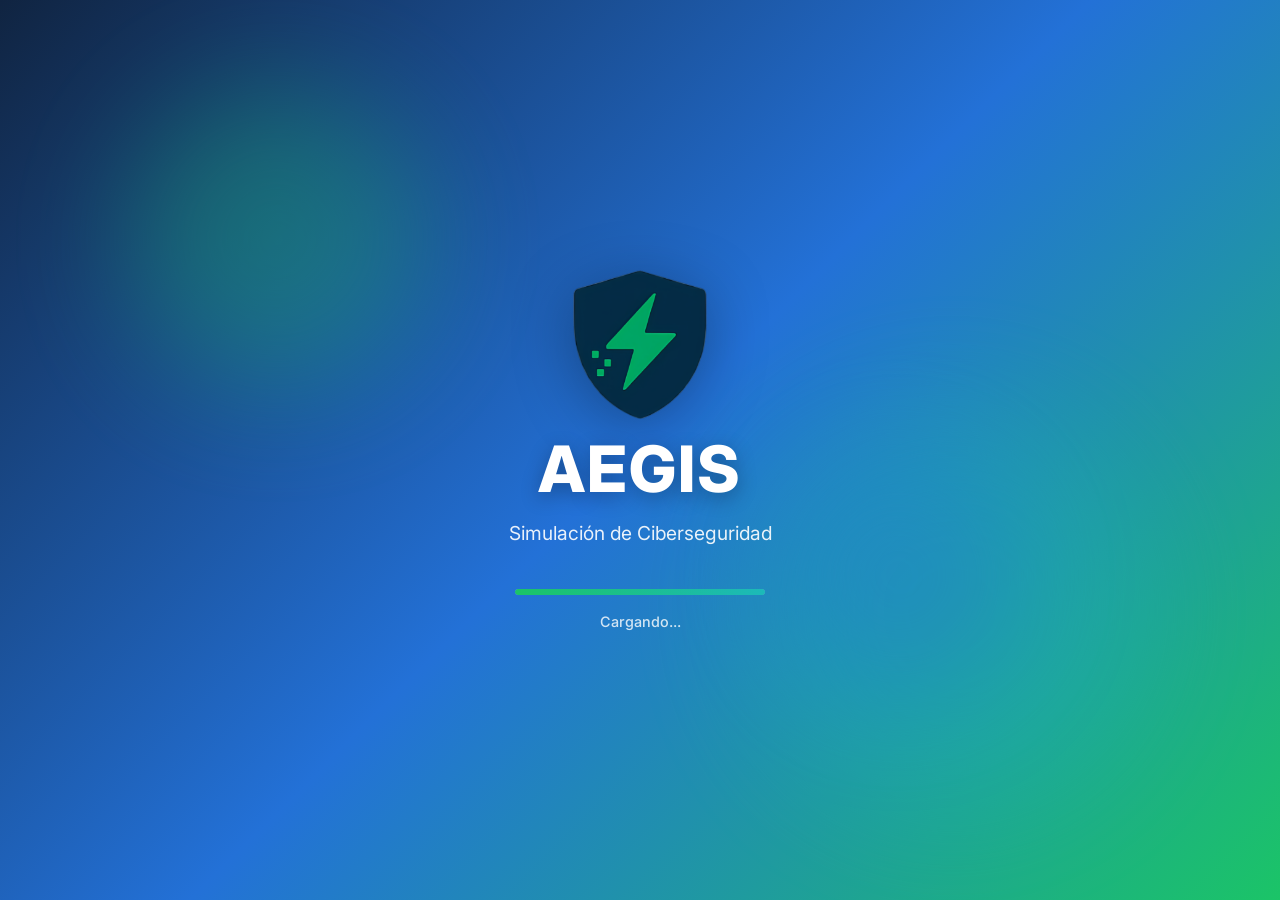
<file: app.html>
<!DOCTYPE html>
<html lang="es">

<head>
    <meta charset="UTF-8">
    <meta name="viewport" content="width=device-width, initial-scale=1.0">
    <title>AEGIS - Simulación de Ciberseguridad</title>
    <link rel="stylesheet" href="assets/styles/global.css">
    <link rel="stylesheet" href="https://cdnjs.cloudflare.com/ajax/libs/font-awesome/6.4.0/css/all.min.css">
    <style>
        body {
            margin: 0;
            padding: 0;
            height: 100vh;
            overflow: hidden;
            background: linear-gradient(135deg, #102441 0%, #2371D7 50%, #1BC467 100%);
            display: flex;
            align-items: center;
            justify-content: center;
            position: relative;
        }

        /* Animated background orbs */
        .orb {
            position: absolute;
            border-radius: 50%;
            filter: blur(60px);
            opacity: 0.3;
            animation: float 15s infinite ease-in-out;
        }

        .orb-1 {
            width: 300px;
            height: 300px;
            background: #1BC467;
            top: 10%;
            left: 10%;
            animation-delay: 0s;
        }

        .orb-2 {
            width: 400px;
            height: 400px;
            background: #1CB9B9;
            bottom: 10%;
            right: 10%;
            animation-delay: 3s;
        }

        .orb-3 {
            width: 250px;
            height: 250px;
            background: #2371D7;
            top: 50%;
            right: 20%;
            animation-delay: 6s;
        }

        @keyframes float {

            0%,
            100% {
                transform: translate(0, 0) scale(1);
            }

            25% {
                transform: translate(30px, -30px) scale(1.1);
            }

            50% {
                transform: translate(-20px, 20px) scale(0.9);
            }

            75% {
                transform: translate(20px, 30px) scale(1.05);
            }
        }

        /* Splash container */
        .splash-container {
            position: relative;
            z-index: 10;
            text-align: center;
            animation: scaleIn 0.8s ease-out;
        }

        /* Logo shield */
        .logo-shield {
            width: 150px;
            height: 150px;
            margin: 0 auto 30px;
            position: relative;
            animation: pulse 2s infinite ease-in-out;
        }

        .shield-icon {
            font-size: 120px;
            color: #FFFFFF;
            filter: drop-shadow(0 10px 30px rgba(0, 0, 0, 0.3));
        }

        @keyframes pulse {

            0%,
            100% {
                transform: scale(1);
            }

            50% {
                transform: scale(1.05);
            }
        }

        /* Logo text */
        .logo-text {
            font-size: 4rem;
            font-weight: 800;
            color: #FFFFFF;
            margin-bottom: 10px;
            letter-spacing: 2px;
            text-shadow: 0 5px 20px rgba(0, 0, 0, 0.3);
            animation: fadeSlideUp 1s ease-out 0.3s both;
        }

        .logo-subtitle {
            font-size: 1.2rem;
            font-weight: 400;
            color: rgba(255, 255, 255, 0.9);
            margin-bottom: 40px;
            animation: fadeSlideUp 1s ease-out 0.6s both;
        }

        @keyframes fadeSlideUp {
            from {
                opacity: 0;
                transform: translateY(20px);
            }

            to {
                opacity: 1;
                transform: translateY(0);
            }
        }

        /* Loading bar */
        .loading-container {
            width: 250px;
            margin: 0 auto;
            animation: fadeSlideUp 1s ease-out 0.9s both;
        }

        .loading-bar {
            width: 100%;
            height: 6px;
            background: rgba(255, 255, 255, 0.2);
            border-radius: 10px;
            overflow: hidden;
            position: relative;
        }

        .loading-progress {
            height: 100%;
            background: linear-gradient(90deg, #1BC467, #1CB9B9);
            border-radius: 10px;
            width: 0;
            animation: loadProgress 2.5s ease-in-out forwards;
            box-shadow: 0 0 15px rgba(27, 196, 103, 0.6);
        }

        @keyframes loadProgress {
            0% {
                width: 0;
            }

            100% {
                width: 100%;
            }
        }

        .loading-text {
            text-align: center;
            color: rgba(255, 255, 255, 0.8);
            font-size: 0.9rem;
            margin-top: 15px;
            font-weight: 500;
        }

        /* Responsive */
        @media (max-width: 768px) {
            .logo-text {
                font-size: 3rem;
            }

            .logo-shield {
                width: 100px;
                height: 100px;
            }

            .shield-icon {
                font-size: 80px;
            }
        }
    </style>
</head>

<body>
    <!-- Animated background orbs -->
    <div class="orb orb-1"></div>
    <div class="orb orb-2"></div>
    <div class="orb orb-3"></div>

    <!-- Splash content -->
    <div class="splash-container">
        <div class="logo-shield">
            <img src="assets/images/logo_aegis.png" alt="AEGIS"
                style="width: 150px; height: auto; filter: drop-shadow(0 10px 30px rgba(0, 0, 0, 0.3));">
        </div>

        <h1 class="logo-text">AEGIS</h1>
        <p class="logo-subtitle">Simulación de Ciberseguridad</p>

        <div class="loading-container">
            <div class="loading-bar">
                <div class="loading-progress"></div>
            </div>
            <p class="loading-text">Cargando...</p>
        </div>
    </div>

    <script src="assets/scripts/storage-manager.js"></script>
    <script src="assets/scripts/utilities.js"></script>
    <script src="assets/scripts/splash.js"></script>
</body>

</html>
</file>
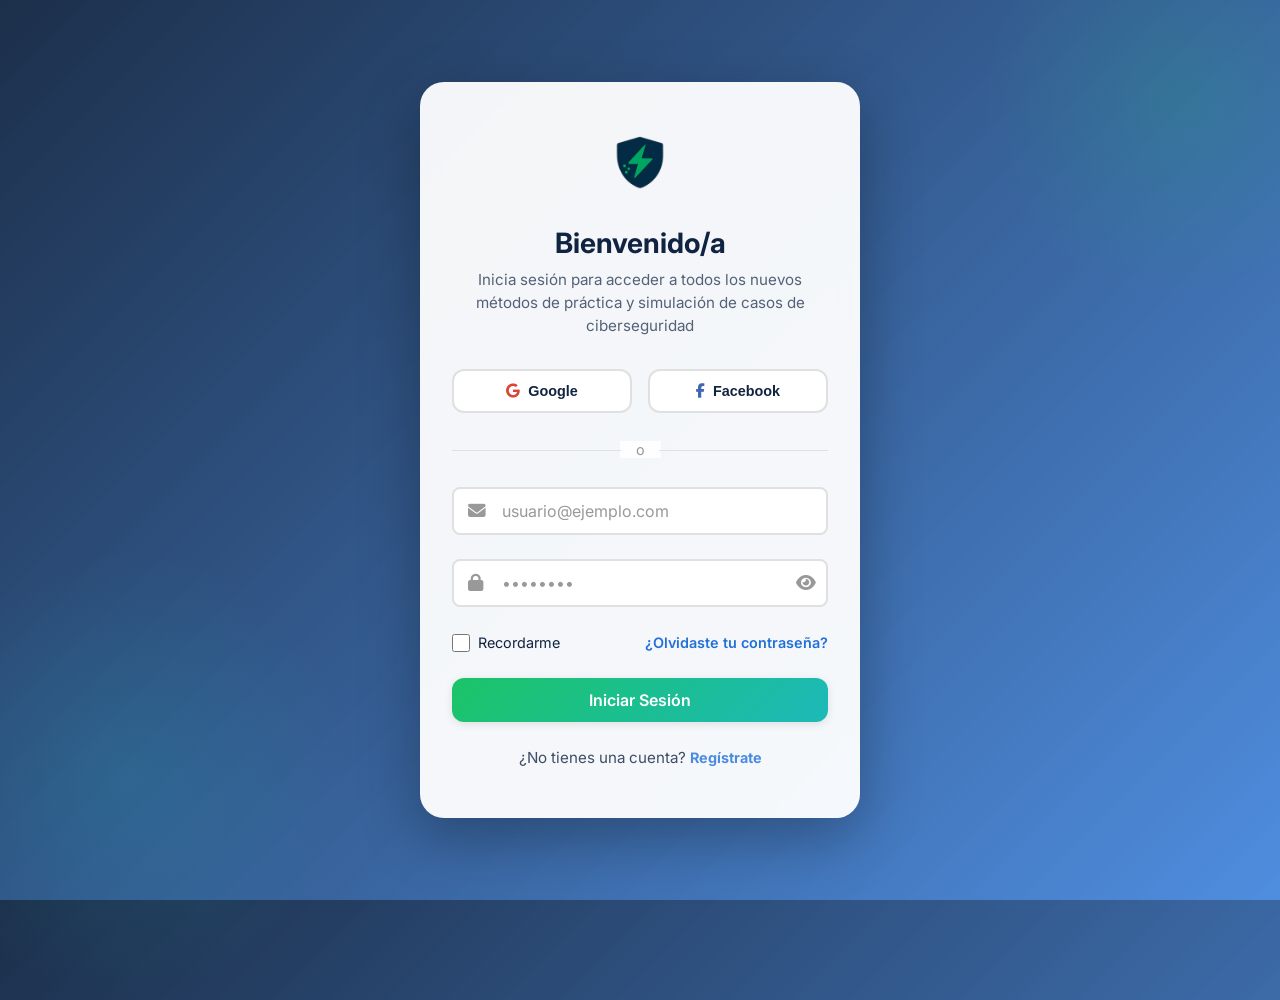
<file: home.html>
<!DOCTYPE html>
<html lang="es">

<head>
    <meta charset="UTF-8">
    <meta name="viewport" content="width=device-width, initial-scale=1.0">
    <title>Inicio - AEGIS</title>
    <link rel="stylesheet" href="assets/styles/global.css">
    <link rel="stylesheet" href="assets/styles/dashboard.css">
    <link rel="stylesheet" href="https://cdnjs.cloudflare.com/ajax/libs/font-awesome/6.4.0/css/all.min.css">
</head>

<body class="dashboard-page">
    <header class="dashboard-header">
        <div class="header-container">
            <a href="home.html" class="header-logo">
                <img src="assets/images/logo_aegis.png" alt="AEGIS Logo" class="logo-icon"
                    style="height: 40px; width: auto;">
                <img src="assets/images/logo_grande.png" alt="AEGIS" class="logo-full"
                    style="height: 40px; width: auto; display: none;">
            </a>

            <button class="menu-toggle" onclick="toggleMobileMenu()">
                <i class="fas fa-bars"></i>
            </button>

            <nav class="header-nav" id="headerNav">
                <ul class="nav-links">
                    <li><a href="home.html" class="nav-link active">Inicio</a></li>
                    <li><a href="simulations/my-simulations.html" class="nav-link">Mis Simulaciones</a></li>
                    <li><a href="simulations/create-template.html" class="nav-link">Crear Simulación</a></li>
                </ul>

                <div class="header-user" onclick="toggleUserDropdown()">
                    <img src="https://api.dicebear.com/7.x/avataaars/svg?seed=user" alt="User" class="user-avatar"
                        id="headerAvatar">
                    <span class="user-name" id="headerUserName">Usuario</span>
                    <i class="fas fa-chevron-down dropdown-icon"></i>

                    <div class="user-dropdown" id="userDropdown">
                        <a href="profile.html" class="dropdown-item">
                            <i class="fas fa-user"></i>
                            <span>Mi Perfil</span>
                        </a>
                        <a href="#" class="dropdown-item"
                            onclick="event.preventDefault(); window.location.href='simulations/my-simulations.html'">
                            <i class="fas fa-chart-line"></i>
                            <span>Mis Resultados</span>
                        </a>
                        <div class="dropdown-divider"></div>
                        <a href="#" class="dropdown-item" onclick="event.preventDefault(); logout()">
                            <i class="fas fa-sign-out-alt"></i>
                            <span>Cerrar Sesión</span>
                        </a>
                    </div>
                </div>
            </nav>
        </div>
    </header>

    <main class="dashboard-content">
        <section class="welcome-section slide-up">
            <div class="welcome-content">
                <h1 class="welcome-title">¡Bienvenido de nuevo, <span id="welcomeUserName">Usuario</span>!</h1>
                <p class="welcome-subtitle">Continúa aprendiendo y mejorando tus habilidades en ciberseguridad</p>
            </div>
        </section>

        <div class="stats-grid">
            <div class="stat-card slide-up" style="animation-delay: 0.1s;">
                <div class="stat-icon blue">
                    <i class="fas fa-layer-group"></i>
                </div>
                <div class="stat-info">
                    <h3 id="totalSimulations">0</h3>
                    <p>Simulaciones Totales</p>
                </div>
            </div>

            <div class="stat-card slide-up" style="animation-delay: 0.2s;">
                <div class="stat-icon green">
                    <i class="fas fa-check-circle"></i>
                </div>
                <div class="stat-info">
                    <h3 id="completedSimulations">0</h3>
                    <p>Completadas</p>
                </div>
            </div>

            <div class="stat-card slide-up" style="animation-delay: 0.3s;">
                <div class="stat-icon cyan">
                    <i class="fas fa-clock"></i>
                </div>
                <div class="stat-info">
                    <h3 id="totalTime">0h</h3>
                    <p>Tiempo Total</p>
                </div>
            </div>

            <div class="stat-card slide-up" style="animation-delay: 0.4s;">
                <div class="stat-icon purple">
                    <i class="fas fa-trophy"></i>
                </div>
                <div class="stat-info">
                    <h3 id="avgPrecision">0%</h3>
                    <p>Precisión Promedio</p>
                </div>
            </div>
        </div>

        <section class="section-header">
            <h2 class="section-title">Acciones Rápidas</h2>
        </section>

        <div class="actions-grid">
            <a href="simulations/create-template.html" class="action-card slide-up" style="animation-delay: 0.1s;">
                <div class="action-icon">
                    <i class="fas fa-plus-circle"></i>
                </div>
                <h3 class="action-title">Crear Nueva Simulación</h3>
                <p class="action-description">Selecciona una plantilla y personaliza tu simulación de ciberseguridad</p>
            </a>

            <a href="simulations/my-simulations.html" class="action-card slide-up" style="animation-delay: 0.2s;">
                <div class="action-icon">
                    <i class="fas fa-list-alt"></i>
                </div>
                <h3 class="action-title">Mis Simulaciones</h3>
                <p class="action-description">Revisa el progreso y resultados de tus simulaciones</p>
            </a>

            <a href="simulations/my-simulations.html" class="action-card slide-up" style="animation-delay: 0.3s;">
                <div class="action-icon">
                    <i class="fas fa-chart-bar"></i>
                </div>
                <h3 class="action-title">Ver Estadísticas</h3>
                <p class="action-description">Analiza tu desempeño y áreas de mejora</p>
            </a>
        </div>

        <section>
            <div class="section-header">
                <h2 class="section-title">Actividad Reciente</h2>
                <a href="simulations/my-simulations.html" class="section-link">
                    Ver Todo <i class="fas fa-arrow-right"></i>
                </a>
            </div>

            <div class="activity-list slide-up" id="activityList">
                <div class="empty-state">
                    <i class="fas fa-inbox"></i>
                    <h3>No hay actividad reciente</h3>
                    <p>Comienza creando tu primera simulación</p>
                    <a href="simulations/create-template.html" class="btn btn-primary mt-md">
                        <i class="fas fa-plus"></i> Crear Simulación
                    </a>
                </div>
            </div>
        </section>
    </main>

    <script src="assets/scripts/storage-manager.js"></script>
    <script src="assets/scripts/utilities.js"></script>
    <script src="assets/scripts/navigation.js"></script>
    <script>
        if (!Utils.redirectIfNotLoggedIn()) {
        }

        const currentUser = StorageManager.getCurrentUser();
        if (currentUser) {
            document.getElementById('welcomeUserName').textContent = currentUser.name || 'Usuario';
            document.getElementById('headerUserName').textContent = currentUser.name || 'Usuario';

            if (currentUser.avatar) {
                document.getElementById('headerAvatar').src = currentUser.avatar;
            }
        }

        const stats = StorageManager.getStatistics();
        document.getElementById('totalSimulations').textContent = stats.totalSimulations;
        document.getElementById('completedSimulations').textContent = stats.completedSimulations;

        const hours = Math.floor(stats.totalTime / 3600);
        const minutes = Math.floor((stats.totalTime % 3600) / 60);
        document.getElementById('totalTime').textContent = hours > 0 ? `${hours}h ${minutes}m` : `${minutes}m`;

        document.getElementById('avgPrecision').textContent = `${stats.avgPrecision}%`;

        const simulations = StorageManager.getSimulations();
        const activityList = document.getElementById('activityList');

        if (simulations.length > 0) {
            activityList.innerHTML = '';

            simulations.slice(0, 5).forEach(sim => {
                const activityItem = document.createElement('div');
                activityItem.className = 'activity-item';

                let iconClass = 'blue';
                let badgeClass = 'pending';
                let badgeText = 'Programada';

                if (sim.status === 'completed') {
                    iconClass = 'green';
                    badgeClass = 'success';
                    badgeText = 'Completada';
                } else if (sim.status === 'in-progress') {
                    iconClass = 'cyan';
                    badgeClass = 'info';
                    badgeText = 'En Progreso';
                }

                activityItem.innerHTML = `
          <div class="activity-icon stat-icon ${iconClass}">
            <i class="fas fa-laptop-code"></i>
          </div>
          <div class="activity-content">
            <div class="activity-title">${sim.name}</div>
            <div class="activity-time">${Utils.getRelativeTime(sim.createdAt)}</div>
          </div>
          <span class="activity-badge ${badgeClass}">${badgeText}</span>
        `;

                activityList.appendChild(activityItem);
            });
        }

        function toggleMobileMenu() {
            const nav = document.getElementById('headerNav');
            nav.classList.toggle('show');
        }

        function toggleUserDropdown() {
            const dropdown = document.getElementById('userDropdown');
            dropdown.classList.toggle('show');
        }

        document.addEventListener('click', function (e) {
            const userMenu = document.querySelector('.header-user');
            const dropdown = document.getElementById('userDropdown');

            if (dropdown && !userMenu.contains(e.target)) {
                dropdown.classList.remove('show');
            }
        });

        function logout() {
            StorageManager.logout();

            if (typeof Utils !== 'undefined' && Utils.showToast) {
                Utils.showToast('Sesión cerrada exitosamente', 'success');
            }

            setTimeout(() => {
                window.location.href = 'login.html';
            }, 500);
        }
    </script>
</body>

</html>
</file>
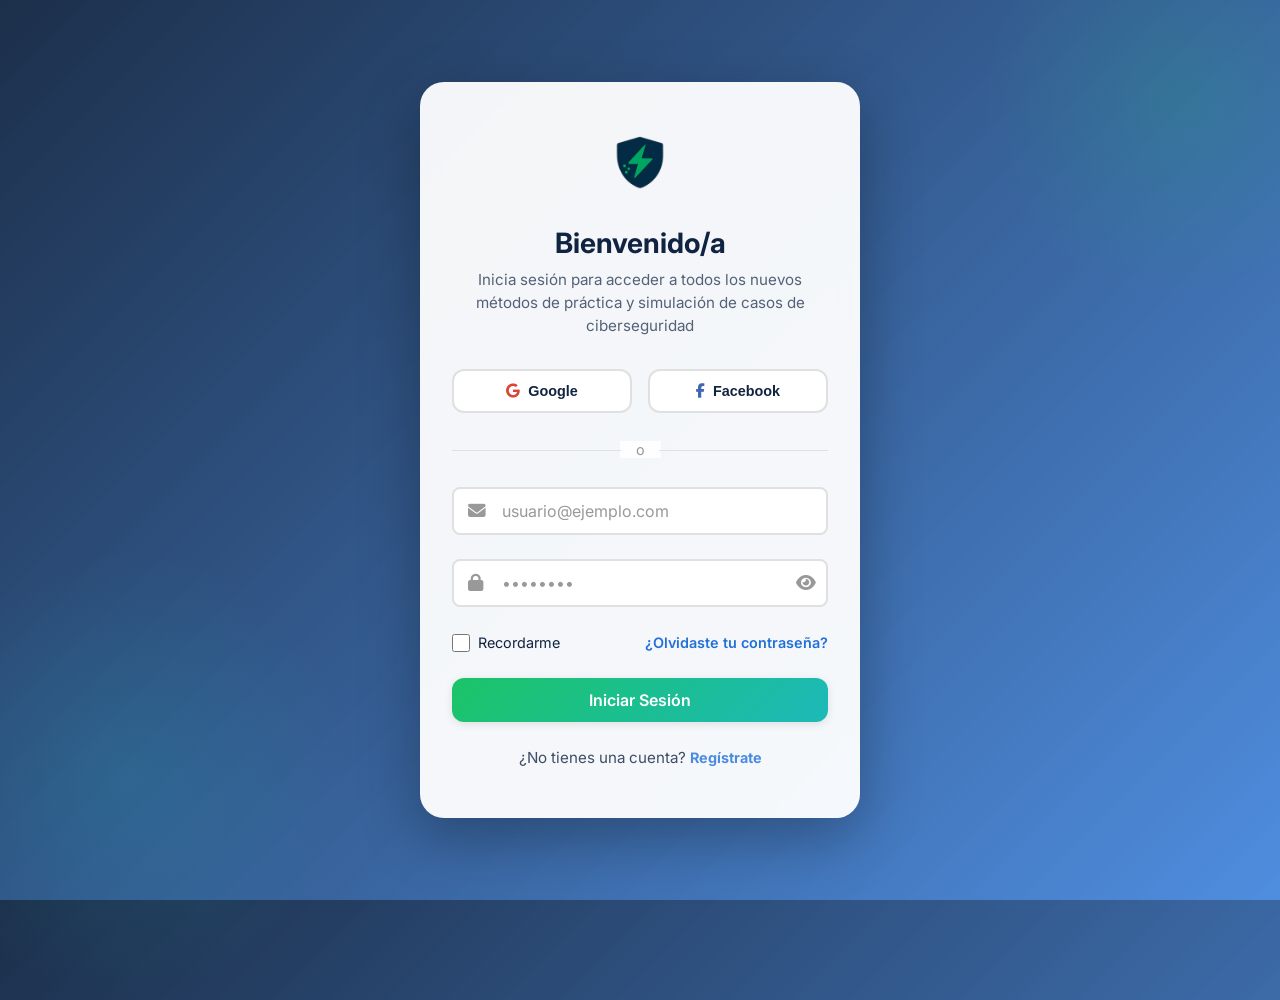
<file: login.html>
<!DOCTYPE html>
<html lang="es">

<head>
    <meta charset="UTF-8">
    <meta name="viewport" content="width=device-width, initial-scale=1.0">
    <title>Iniciar Sesión - AEGIS</title>
    <link rel="stylesheet" href="assets/styles/global.css">
    <link rel="stylesheet" href="assets/styles/auth.css">
    <link rel="stylesheet" href="https://cdnjs.cloudflare.com/ajax/libs/font-awesome/6.4.0/css/all.min.css">
</head>

<body class="auth-page">
    <div class="auth-container">
        <div class="auth-card fade-in">
            <div class="auth-header">
                <div class="auth-logo">
                    <img src="assets/images/logo_aegis.png" alt="AEGIS" style="height: 60px; width: auto;">
                </div>
                <h1 class="auth-title">Bienvenido/a</h1>
                <p class="auth-subtitle">Inicia sesión para acceder a todos los nuevos métodos de práctica y simulación
                    de casos de ciberseguridad</p>
            </div>

            <div class="auth-social">
                <button class="btn-google" onclick="Utils.showToast('Funcionalidad en desarrollo', 'info')">
                    <i class="fab fa-google"></i>
                    <span>Google</span>
                </button>
                <button class="btn-facebook" onclick="Utils.showToast('Funcionalidad en desarrollo', 'info')">
                    <i class="fab fa-facebook-f"></i>
                    <span>Facebook</span>
                </button>
            </div>

            <div class="auth-divider">
                <span>o</span>
            </div>

            <form class="auth-form" id="loginForm">
                <div class="form-group-icon">
                    <i class="fas fa-envelope"></i>
                    <input type="email" class="form-input" id="email" name="email" placeholder="usuario@ejemplo.com"
                        required autocomplete="email">
                </div>

                <div class="form-group-icon">
                    <i class="fas fa-lock"></i>
                    <input type="password" class="form-input" id="password" name="password" placeholder="••••••••"
                        required autocomplete="current-password">
                    <button type="button" class="toggle-password" onclick="togglePassword('password')">
                        <i class="fas fa-eye" id="toggleIcon"></i>
                    </button>
                </div>

                <div class="form-checkbox-group">
                    <label class="checkbox-label">
                        <input type="checkbox" id="rememberMe" name="rememberMe">
                        <span>Recordarme</span>
                    </label>
                    <a href="password-recovery.html" class="auth-link">¿Olvidaste tu contraseña?</a>
                </div>

                <button type="submit" class="btn btn-primary btn-full">
                    Iniciar Sesión
                </button>
            </form>

            <div class="auth-footer">
                ¿No tienes una cuenta? <a href="register.html" class="auth-link">Regístrate</a>
            </div>
        </div>
    </div>

    <script src="assets/scripts/storage-manager.js"></script>
    <script src="assets/scripts/utilities.js"></script>
    <script src="assets/scripts/auth.js"></script>
    <script>
        function togglePassword(inputId) {
            const input = document.getElementById(inputId);
            const icon = document.getElementById('toggleIcon');

            if (input.type === 'password') {
                input.type = 'text';
                icon.classList.remove('fa-eye');
                icon.classList.add('fa-eye-slash');
            } else {
                input.type = 'password';
                icon.classList.remove('fa-eye-slash');
                icon.classList.add('fa-eye');
            }
        }
    </script>
</body>

</html>
</file>
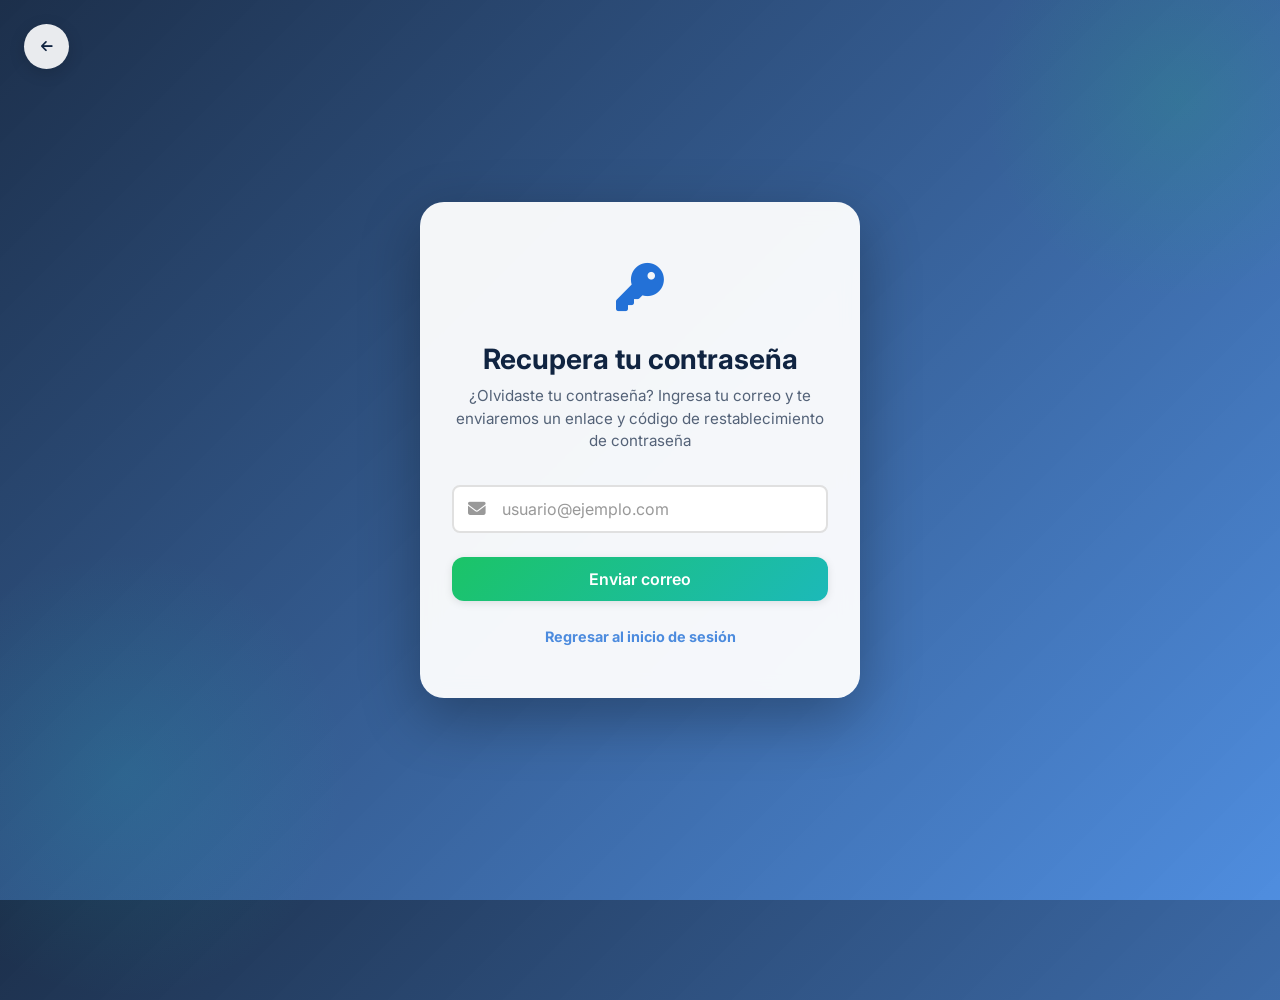
<file: password-recovery.html>
<!DOCTYPE html>
<html lang="es">

<head>
    <meta charset="UTF-8">
    <meta name="viewport" content="width=device-width, initial-scale=1.0">
    <title>Recuperar Contraseña - AEGIS</title>
    <link rel="stylesheet" href="assets/styles/global.css">
    <link rel="stylesheet" href="assets/styles/auth.css">
    <link rel="stylesheet" href="https://cdnjs.cloudflare.com/ajax/libs/font-awesome/6.4.0/css/all.min.css">
</head>

<body class="auth-page">
    <!-- Back button -->
    <button class="btn-back" onclick="window.location.href='login.html'">
        <i class="fas fa-arrow-left"></i>
    </button>

    <div class="auth-container">
        <div class="auth-card fade-in">
            <!-- Header -->
            <div class="auth-header">
                <div class="auth-logo">
                    <i class="fas fa-key"></i>
                </div>
                <h1 class="auth-title">Recupera tu contraseña</h1>
                <p class="auth-subtitle">¿Olvidaste tu contraseña? Ingresa tu correo y te enviaremos un enlace y código
                    de restablecimiento de contraseña</p>
            </div>

            <!-- Recovery form -->
            <form class="auth-form" id="recoveryForm">
                <!-- Email -->
                <div class="form-group-icon">
                    <i class="fas fa-envelope"></i>
                    <input type="email" class="form-input" id="email" name="email" placeholder="usuario@ejemplo.com"
                        required autocomplete="email">
                </div>

                <!-- Submit button -->
                <button type="submit" class="btn btn-primary btn-full">
                    Enviar correo
                </button>
            </form>

            <!-- Back to login link -->
            <div class="auth-footer">
                <a href="login.html" class="auth-link">Regresar al inicio de sesión</a>
            </div>
        </div>
    </div>

    <script src="assets/scripts/storage-manager.js"></script>
    <script src="assets/scripts/utilities.js"></script>
    <script src="assets/scripts/auth.js"></script>
</body>

</html>
</file>
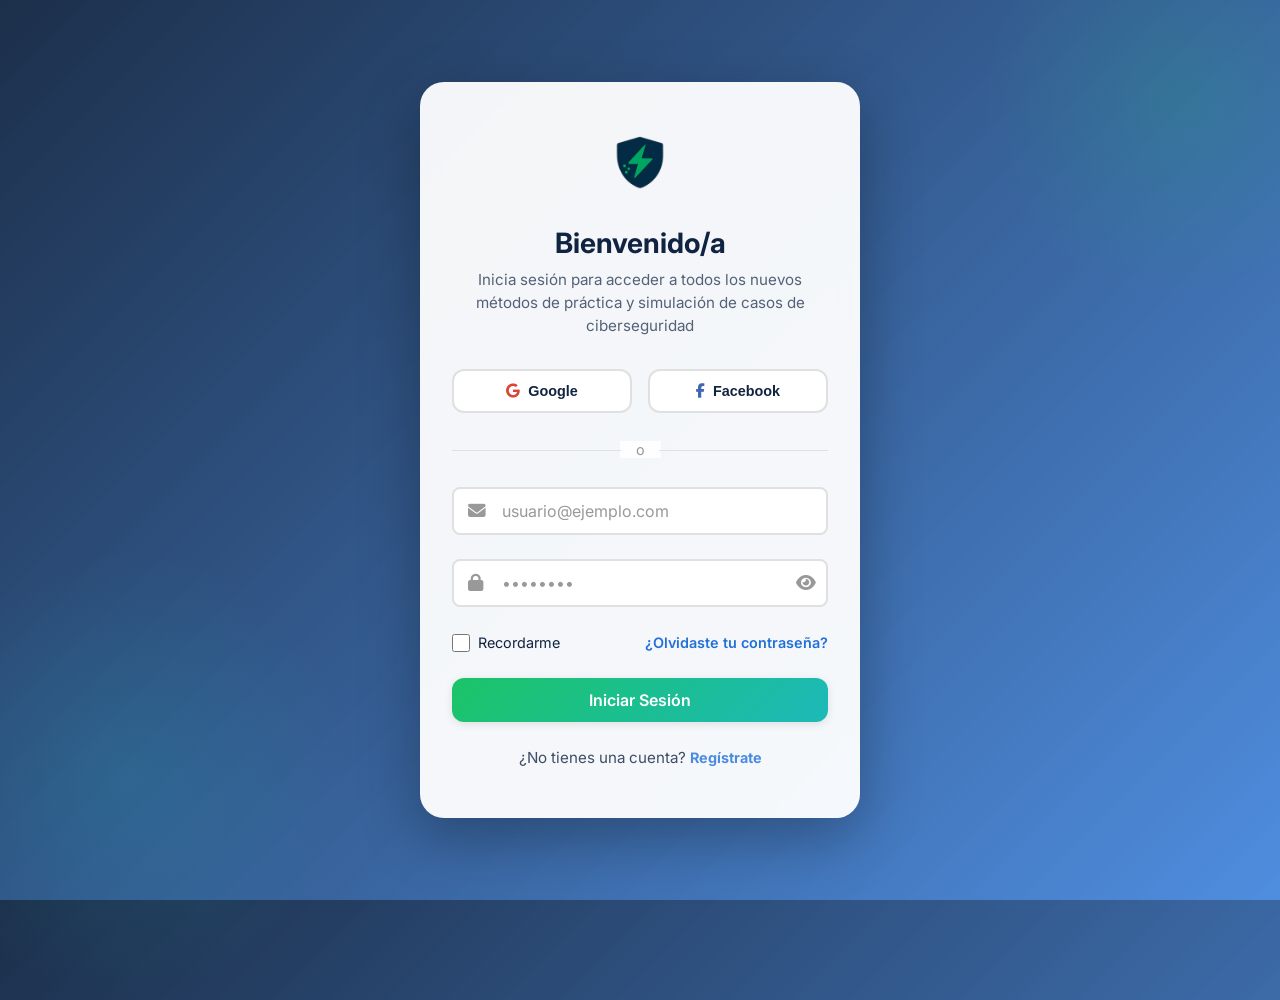
<file: profile.html>
<!DOCTYPE html>
<html lang="es">

<head>
    <meta charset="UTF-8">
    <meta name="viewport" content="width=device-width, initial-scale=1.0">
    <title>Mi Perfil - AEGIS</title>
    <link rel="stylesheet" href="assets/styles/global.css">
    <link rel="stylesheet" href="assets/styles/dashboard.css">
    <link rel="stylesheet" href="assets/styles/profile.css">
    <link rel="stylesheet" href="https://cdnjs.cloudflare.com/ajax/libs/font-awesome/6.4.0/css/all.min.css">
</head>

<body class="profile-page">
    <!-- Header Navigation -->
    <header class="dashboard-header">
        <div class="header-container">
            <a href="home.html" class="header-logo">
                <img src="assets/images/logo_grande.png" alt="AEGIS" style="height: 40px; width: auto;">
            </a>

            <button class="menu-toggle" onclick="toggleMobileMenu()">
                <i class="fas fa-bars"></i>
            </button>

            <nav class="header-nav" id="headerNav">
                <ul class="nav-links">
                    <li><a href="home.html" class="nav-link">Inicio</a></li>
                    <li><a href="simulations/my-simulations.html" class="nav-link">Mis Simulaciones</a></li>
                    <li><a href="simulations/create-template.html" class="nav-link">Crear Simulación</a></li>
                </ul>

                <div class="header-user" onclick="toggleUserDropdown()">
                    <img src="https://api.dicebear.com/7.x/avataaars/svg?seed=user" alt="User" class="user-avatar"
                        id="headerAvatar">
                    <span class="user-name" id="headerUserName">Usuario</span>
                    <i class="fas fa-chevron-down dropdown-icon"></i>

                    <div class="user-dropdown" id="userDropdown">
                        <a href="profile.html" class="dropdown-item">
                            <i class="fas fa-user"></i>
                            <span>Mi Perfil</span>
                        </a>
                        <a href="simulations/my-simulations.html" class="dropdown-item">
                            <i class="fas fa-chart-line"></i>
                            <span>Mis Resultados</span>
                        </a>
                        <div class="dropdown-divider"></div>
                        <a href="#" class="dropdown-item" onclick="event.preventDefault(); logout()">
                            <i class="fas fa-sign-out-alt"></i>
                            <span>Cerrar Sesión</span>
                        </a>
                    </div>
                </div>
            </nav>
        </div>
    </header>

    <!-- Main Content -->
    <main class="profile-container">
        <div class="profile-card slide-up">
            <!-- Profile Header -->
            <div class="profile-header">
                <div class="profile-avatar-container">
                    <img src="https://api.dicebear.com/7.x/avataaars/svg?seed=user" alt="Avatar"
                        class="profile-avatar-large" id="profileAvatar">
                    <label class="avatar-upload-btn" title="Cambiar foto">
                        <i class="fas fa-camera"></i>
                        <input type="file" accept="image/*" id="avatarInput">
                    </label>
                </div>
                <h1 class="profile-name" id="profileName">Usuario</h1>
                <p class="profile-email" id="profileEmail">usuario@ejemplo.com</p>
            </div>

            <!-- Profile Form -->
            <div class="profile-body">
                <form id="profileForm">
                    <!-- Personal Information -->
                    <h2 class="form-section-title">Información Personal</h2>

                    <div class="form-row">
                        <div class="form-group">
                            <label class="form-label">Nombre</label>
                            <input type="text" class="form-input" id="firstName" name="firstName" placeholder="Nombre"
                                required>
                        </div>

                        <div class="form-group">
                            <label class="form-label">Apellidos</label>
                            <input type="text" class="form-input" id="lastName" name="lastName" placeholder="Apellidos">
                        </div>
                    </div>

                    <div class="form-group">
                        <label class="form-label">Email</label>
                        <input type="email" class="form-input" id="email" name="email" placeholder="usuario@ejemplo.com"
                            required readonly style="background: #F5F5F5;">
                    </div>

                    <div class="form-row">
                        <div class="form-group">
                            <label class="form-label">Fecha de Nacimiento</label>
                            <input type="date" class="form-input" id="birthDate" name="birthDate">
                        </div>

                        <div class="form-group">
                            <label class="form-label">Número Telefónico</label>
                            <input type="tel" class="form-input" id="phone" name="phone" placeholder="+51 999 777 555">
                        </div>
                    </div>

                    <!-- Change Password -->
                    <h2 class="form-section-title mt-lg">Cambiar Contraseña</h2>

                    <div class="form-group">
                        <label class="form-label">Contraseña Actual</label>
                        <input type="password" class="form-input" id="currentPassword" placeholder="••••••••">
                    </div>

                    <div class="form-row">
                        <div class="form-group">
                            <label class="form-label">Nueva Contraseña</label>
                            <input type="password" class="form-input" id="newPassword" placeholder="••••••••">
                        </div>

                        <div class="form-group">
                            <label class="form-label">Confirmar Nueva Contraseña</label>
                            <input type="password" class="form-input" id="confirmPassword" placeholder="••••••••">
                        </div>
                    </div>

                    <!-- Action Buttons -->
                    <div class="flex gap-md mt-lg">
                        <button type="submit" class="btn btn-primary">
                            <i class="fas fa-save"></i> Guardar Cambios
                        </button>
                        <button type="button" class="btn btn-secondary" onclick="window.location.href='home.html'">
                            Cancelar
                        </button>
                    </div>
                </form>
            </div>
        </div>
    </main>

    <script src="assets/scripts/storage-manager.js"></script>
    <script src="assets/scripts/utilities.js"></script>
    <script src="assets/scripts/navigation.js"></script>
    <script src="assets/scripts/profile-manager.js"></script>
    <script>
        // Mobile menu toggle
        function toggleMobileMenu() {
            const nav = document.getElementById('headerNav');
            nav.classList.toggle('show');
        }

        // User dropdown toggle
        function toggleUserDropdown() {
            const dropdown = document.getElementById('userDropdown');
            dropdown.classList.toggle('show');
        }

        // Logout function
        function logout() {
            StorageManager.logout();
            if (typeof Utils !== 'undefined' && Utils.showToast) {
                Utils.showToast('Sesión cerrada exitosamente', 'success');
            }
            setTimeout(() => {
                window.location.href = 'login.html';
            }, 500);
        }
    </script>
</body>

</html>
</file>
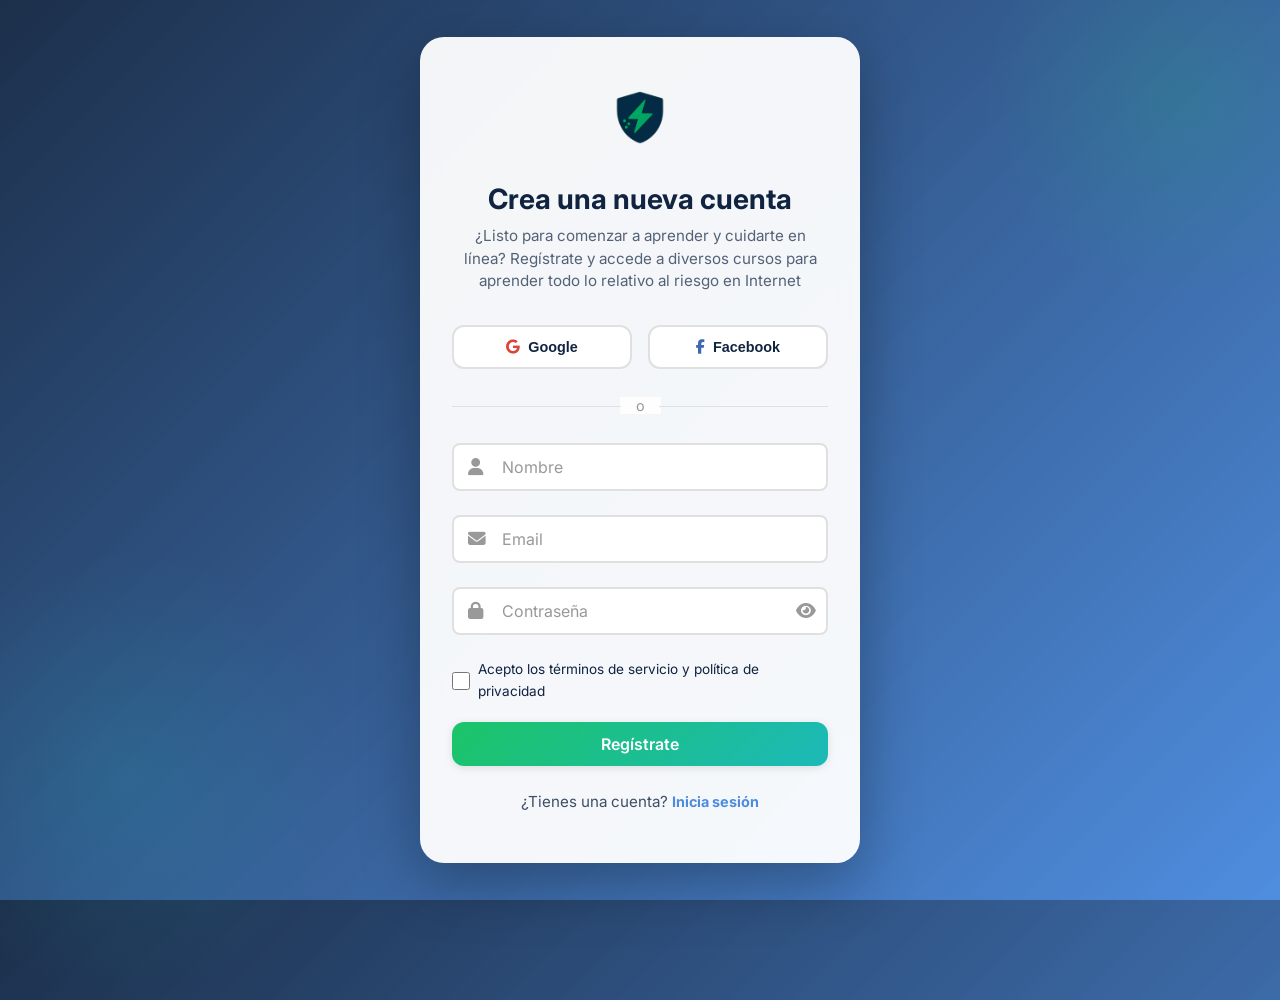
<file: register.html>
<!DOCTYPE html>
<html lang="es">

<head>
    <meta charset="UTF-8">
    <meta name="viewport" content="width=device-width, initial-scale=1.0">
    <title>Crear Cuenta - AEGIS</title>
    <link rel="stylesheet" href="assets/styles/global.css">
    <link rel="stylesheet" href="assets/styles/auth.css">
    <link rel="stylesheet" href="https://cdnjs.cloudflare.com/ajax/libs/font-awesome/6.4.0/css/all.min.css">
</head>

<body class="auth-page">
    <div class="auth-container">
        <div class="auth-card fade-in">
            <div class="auth-header">
                <div class="auth-logo">
                    <img src="assets/images/logo_aegis.png" alt="AEGIS" style="height: 60px; width: auto;">
                </div>
                <h1 class="auth-title">Crea una nueva cuenta</h1>
                <p class="auth-subtitle">¿Listo para comenzar a aprender y cuidarte en línea? Regístrate y accede a
                    diversos cursos para aprender todo lo relativo al riesgo en Internet</p>
            </div>

            <div class="auth-social">
                <button class="btn-google" onclick="Utils.showToast('Funcionalidad en desarrollo', 'info')">
                    <i class="fab fa-google"></i>
                    <span>Google</span>
                </button>
                <button class="btn-facebook" onclick="Utils.showToast('Funcionalidad en desarrollo', 'info')">
                    <i class="fab fa-facebook-f"></i>
                    <span>Facebook</span>
                </button>
            </div>

            <div class="auth-divider">
                <span>o</span>
            </div>

            <form class="auth-form" id="registerForm">
                <div class="form-group-icon">
                    <i class="fas fa-user"></i>
                    <input type="text" class="form-input" id="name" name="name" placeholder="Nombre" required
                        autocomplete="given-name">
                </div>

                <div class="form-group-icon">
                    <i class="fas fa-envelope"></i>
                    <input type="email" class="form-input" id="email" name="email" placeholder="Email" required
                        autocomplete="email">
                </div>

                <div class="form-group-icon">
                    <i class="fas fa-lock"></i>
                    <input type="password" class="form-input" id="password" name="password" placeholder="Contraseña"
                        required autocomplete="new-password">
                    <button type="button" class="toggle-password" onclick="togglePassword('password', 'toggleIcon1')">
                        <i class="fas fa-eye" id="toggleIcon1"></i>
                    </button>
                </div>

                <div class="form-checkbox-group" style="display: block; margin-bottom: 20px;">
                    <label class="checkbox-label" style="font-size: 0.85rem;">
                        <input type="checkbox" id="terms" name="terms" required>
                        <span>Acepto los términos de servicio y política de privacidad</span>
                    </label>
                </div>

                <button type="submit" class="btn btn-primary btn-full">
                    Regístrate
                </button>
            </form>

            <div class="auth-footer">
                ¿Tienes una cuenta? <a href="login.html" class="auth-link">Inicia sesión</a>
            </div>
        </div>
    </div>

    <script src="assets/scripts/storage-manager.js"></script>
    <script src="assets/scripts/utilities.js"></script>
    <script src="assets/scripts/auth.js"></script>
    <script>
        function togglePassword(inputId, iconId) {
            const input = document.getElementById(inputId);
            const icon = document.getElementById(iconId);

            if (input.type === 'password') {
                input.type = 'text';
                icon.classList.remove('fa-eye');
                icon.classList.add('fa-eye-slash');
            } else {
                input.type = 'password';
                icon.classList.remove('fa-eye-slash');
                icon.classList.add('fa-eye');
            }
        }
    </script>
</body>

</html>
</file>
<file: assets/styles/global.css>
/* ========================================
   AEGIS - Global Styles
   ======================================== */

/* Google Fonts - Inter */
@import url('https://fonts.googleapis.com/css2?family=Inter:wght@300;400;500;600;700;800&display=swap');

/* ========================================
   CSS Variables - Color Palette
   ======================================== */
:root {
    /* Primary Colors */
    --color-midnight: #102441;
    --color-blue: #2371D7;
    --color-green: #1BC467;
    --color-cyan: #1CB9B9;
    --color-white: #FFFFFF;
    --color-black: #000000;

    /* Gradients */
    --gradient-bg: linear-gradient(135deg, rgba(16, 36, 65, 0.95) 0%, rgba(35, 113, 215, 0.7) 100%);
    --gradient-card: linear-gradient(135deg, rgba(255, 255, 255, 0.1) 0%, rgba(255, 255, 255, 0.05) 100%);
    --gradient-button: linear-gradient(135deg, var(--color-green) 0%, var(--color-cyan) 100%);

    /* Shadows */
    --shadow-sm: 0 2px 8px rgba(0, 0, 0, 0.1);
    --shadow-md: 0 4px 16px rgba(0, 0, 0, 0.15);
    --shadow-lg: 0 8px 32px rgba(0, 0, 0, 0.2);

    /* Spacing */
    --spacing-xs: 8px;
    --spacing-sm: 16px;
    --spacing-md: 24px;
    --spacing-lg: 32px;
    --spacing-xl: 48px;

    /* Border Radius */
    --radius-sm: 8px;
    --radius-md: 12px;
    --radius-lg: 16px;
    --radius-xl: 24px;
    --radius-full: 50%;

    /* Transitions */
    --transition-fast: 0.2s ease;
    --transition-normal: 0.3s ease;
    --transition-slow: 0.5s ease;
}

/* ========================================
   Reset & Base Styles
   ======================================== */
* {
    margin: 0;
    padding: 0;
    box-sizing: border-box;
}

html {
    font-size: 16px;
    scroll-behavior: smooth;
}

body {
    font-family: 'Inter', -apple-system, BlinkMacSystemFont, 'Segoe UI', Roboto, sans-serif;
    color: var(--color-midnight);
    background: var(--color-white);
    line-height: 1.6;
    overflow-x: hidden;
}

/* ========================================
   Typography
   ======================================== */
h1,
h2,
h3,
h4,
h5,
h6 {
    font-weight: 700;
    line-height: 1.2;
    margin-bottom: var(--spacing-sm);
}

h1 {
    font-size: 2.5rem;
}

h2 {
    font-size: 2rem;
}

h3 {
    font-size: 1.75rem;
}

h4 {
    font-size: 1.5rem;
}

h5 {
    font-size: 1.25rem;
}

h6 {
    font-size: 1rem;
}

p {
    margin-bottom: var(--spacing-sm);
}

a {
    color: var(--color-blue);
    text-decoration: none;
    transition: color var(--transition-fast);
}

a:hover {
    color: var(--color-cyan);
}

/* ========================================
   Buttons
   ======================================== */
.btn {
    display: inline-flex;
    align-items: center;
    justify-content: center;
    gap: var(--spacing-xs);
    padding: 12px 24px;
    border: none;
    border-radius: var(--radius-md);
    font-family: 'Inter', sans-serif;
    font-size: 1rem;
    font-weight: 600;
    cursor: pointer;
    transition: all var(--transition-normal);
    text-decoration: none;
    outline: none;
}

.btn:disabled {
    opacity: 0.5;
    cursor: not-allowed;
}

.btn-primary {
    background: var(--gradient-button);
    color: var(--color-white);
    box-shadow: var(--shadow-sm);
}

.btn-primary:hover:not(:disabled) {
    transform: translateY(-2px);
    box-shadow: var(--shadow-md);
}

.btn-primary:active:not(:disabled) {
    transform: translateY(0);
}

.btn-secondary {
    background: var(--color-white);
    color: var(--color-midnight);
    border: 2px solid var(--color-blue);
}

.btn-secondary:hover:not(:disabled) {
    background: var(--color-blue);
    color: var(--color-white);
}

.btn-outline {
    background: transparent;
    color: var(--color-green);
    border: 2px solid var(--color-green);
}

.btn-outline:hover:not(:disabled) {
    background: var(--color-green);
    color: var(--color-white);
}

.btn-social {
    background: var(--color-white);
    color: var(--color-midnight);
    border: 1px solid #E0E0E0;
    padding: 10px 20px;
    width: 100%;
    max-width: 200px;
}

.btn-social:hover:not(:disabled) {
    background: #F5F5F5;
}

.btn-full {
    width: 100%;
}

.btn-icon {
    padding: 10px;
    border-radius: var(--radius-full);
}

/* ========================================
   Form Elements
   ======================================== */
.form-group {
    margin-bottom: var(--spacing-md);
}

.form-label {
    display: block;
    margin-bottom: var(--spacing-xs);
    font-weight: 500;
    color: var(--color-midnight);
}

.form-input {
    width: 100%;
    padding: 12px 16px;
    border: 2px solid #E0E0E0;
    border-radius: var(--radius-sm);
    font-family: 'Inter', sans-serif;
    font-size: 1rem;
    transition: all var(--transition-fast);
    background: var(--color-white);
}

.form-input:focus {
    outline: none;
    border-color: var(--color-blue);
    box-shadow: 0 0 0 3px rgba(35, 113, 215, 0.1);
}

.form-input::placeholder {
    color: #999;
}

.form-input-icon {
    position: relative;
}

.form-input-icon input {
    padding-left: 45px;
}

.form-input-icon i {
    position: absolute;
    left: 16px;
    top: 50%;
    transform: translateY(-50%);
    color: #999;
}

.form-checkbox {
    display: flex;
    align-items: center;
    gap: var(--spacing-xs);
    cursor: pointer;
}

.form-checkbox input[type="checkbox"] {
    width: 18px;
    height: 18px;
    cursor: pointer;
}

.form-error {
    color: #E53935;
    font-size: 0.875rem;
    margin-top: 4px;
}

/* ========================================
   Cards
   ======================================== */
.card {
    background: var(--color-white);
    border-radius: var(--radius-lg);
    padding: var(--spacing-md);
    box-shadow: var(--shadow-sm);
    transition: all var(--transition-normal);
}

.card:hover {
    box-shadow: var(--shadow-md);
}

.card-glass {
    background: rgba(255, 255, 255, 0.9);
    backdrop-filter: blur(10px);
    border: 1px solid rgba(255, 255, 255, 0.2);
}

.card-header {
    margin-bottom: var(--spacing-sm);
    padding-bottom: var(--spacing-sm);
    border-bottom: 1px solid #E0E0E0;
}

.card-title {
    font-size: 1.25rem;
    font-weight: 600;
    margin: 0;
}

.card-body {
    padding: var(--spacing-sm) 0;
}

.card-footer {
    margin-top: var(--spacing-sm);
    padding-top: var(--spacing-sm);
    border-top: 1px solid #E0E0E0;
}

/* ========================================
   Layout Utilities
   ======================================== */
.container {
    width: 100%;
    max-width: 1200px;
    margin: 0 auto;
    padding: 0 var(--spacing-md);
}

.container-sm {
    max-width: 600px;
}

.container-md {
    max-width: 900px;
}

.flex {
    display: flex;
}

.flex-column {
    flex-direction: column;
}

.flex-center {
    align-items: center;
    justify-content: center;
}

.flex-between {
    justify-content: space-between;
}

.flex-wrap {
    flex-wrap: wrap;
}

.gap-xs {
    gap: var(--spacing-xs);
}

.gap-sm {
    gap: var(--spacing-sm);
}

.gap-md {
    gap: var(--spacing-md);
}

.gap-lg {
    gap: var(--spacing-lg);
}

.grid {
    display: grid;
    gap: var(--spacing-md);
}

.grid-2 {
    grid-template-columns: repeat(2, 1fr);
}

.grid-3 {
    grid-template-columns: repeat(3, 1fr);
}

.grid-4 {
    grid-template-columns: repeat(4, 1fr);
}

/* ========================================
   Background Utilities
   ======================================== */
.bg-gradient {
    background: var(--gradient-bg);
    position: relative;
    overflow: hidden;
}

.bg-gradient::before {
    content: '';
    position: absolute;
    top: -50%;
    right: -50%;
    width: 200%;
    height: 200%;
    background: radial-gradient(circle, rgba(27, 196, 103, 0.1) 0%, transparent 70%);
    animation: float 20s infinite ease-in-out;
}

.bg-gradient::after {
    content: '';
    position: absolute;
    bottom: -50%;
    left: -50%;
    width: 200%;
    height: 200%;
    background: radial-gradient(circle, rgba(28, 185, 185, 0.1) 0%, transparent 70%);
    animation: float 15s infinite ease-in-out reverse;
}

@keyframes float {

    0%,
    100% {
        transform: translate(0, 0) rotate(0deg);
    }

    50% {
        transform: translate(20px, 20px) rotate(180deg);
    }
}

/* ========================================
   Text Utilities
   ======================================== */
.text-center {
    text-align: center;
}

.text-left {
    text-align: left;
}

.text-right {
    text-align: right;
}

.text-primary {
    color: var(--color-blue);
}

.text-success {
    color: var(--color-green);
}

.text-cyan {
    color: var(--color-cyan);
}

.text-muted {
    color: #757575;
}

.text-white {
    color: var(--color-white);
}

.text-sm {
    font-size: 0.875rem;
}

.text-md {
    font-size: 1rem;
}

.text-lg {
    font-size: 1.25rem;
}

.text-xl {
    font-size: 1.5rem;
}

.font-light {
    font-weight: 300;
}

.font-normal {
    font-weight: 400;
}

.font-medium {
    font-weight: 500;
}

.font-semibold {
    font-weight: 600;
}

.font-bold {
    font-weight: 700;
}

/* ========================================
   Spacing Utilities
   ======================================== */
.m-0 {
    margin: 0;
}

.mt-xs {
    margin-top: var(--spacing-xs);
}

.mt-sm {
    margin-top: var(--spacing-sm);
}

.mt-md {
    margin-top: var(--spacing-md);
}

.mt-lg {
    margin-top: var(--spacing-lg);
}

.mb-xs {
    margin-bottom: var(--spacing-xs);
}

.mb-sm {
    margin-bottom: var(--spacing-sm);
}

.mb-md {
    margin-bottom: var(--spacing-md);
}

.mb-lg {
    margin-bottom: var(--spacing-lg);
}

.p-0 {
    padding: 0;
}

.p-xs {
    padding: var(--spacing-xs);
}

.p-sm {
    padding: var(--spacing-sm);
}

.p-md {
    padding: var(--spacing-md);
}

.p-lg {
    padding: var(--spacing-lg);
}

/* ========================================
   Animations
   ======================================== */
.fade-in {
    animation: fadeIn var(--transition-slow);
}

@keyframes fadeIn {
    from {
        opacity: 0;
    }

    to {
        opacity: 1;
    }
}

.slide-up {
    animation: slideUp var(--transition-slow);
}

@keyframes slideUp {
    from {
        opacity: 0;
        transform: translateY(20px);
    }

    to {
        opacity: 1;
        transform: translateY(0);
    }
}

.scale-in {
    animation: scaleIn var(--transition-slow);
}

@keyframes scaleIn {
    from {
        opacity: 0;
        transform: scale(0.8);
    }

    to {
        opacity: 1;
        transform: scale(1);
    }
}

/* ========================================
   Mobile Responsive
   ======================================== */
@media (max-width: 768px) {
    html {
        font-size: 14px;
    }

    h1 {
        font-size: 2rem;
    }

    h2 {
        font-size: 1.75rem;
    }

    h3 {
        font-size: 1.5rem;
    }

    .grid-2,
    .grid-3,
    .grid-4 {
        grid-template-columns: 1fr;
    }

    .container {
        padding: 0 var(--spacing-sm);
    }
}

/* ========================================
   Loading Spinner
   ======================================== */
.spinner {
    display: inline-block;
    width: 40px;
    height: 40px;
    border: 4px solid rgba(255, 255, 255, 0.3);
    border-top-color: var(--color-white);
    border-radius: 50%;
    animation: spin 0.8s linear infinite;
}

@keyframes spin {
    to {
        transform: rotate(360deg);
    }
}

/* ========================================
   Toast Notifications
   ======================================== */
.toast {
    position: fixed;
    top: 20px;
    right: 20px;
    background: var(--color-white);
    padding: 16px 24px;
    border-radius: var(--radius-md);
    box-shadow: var(--shadow-lg);
    display: flex;
    align-items: center;
    gap: var(--spacing-sm);
    z-index: 9999;
    animation: slideInRight 0.3s ease;
}

@keyframes slideInRight {
    from {
        transform: translateX(100%);
        opacity: 0;
    }

    to {
        transform: translateX(0);
        opacity: 1;
    }
}

.toast-success {
    border-left: 4px solid var(--color-green);
}

.toast-error {
    border-left: 4px solid #E53935;
}

.toast-info {
    border-left: 4px solid var(--color-blue);
}
</file>
<file: assets/styles/dashboard.css>
/* ========================================
   AEGIS - Dashboard Styles
   ======================================== */

/* ========================================
   Main Layout
   ======================================== */
.dashboard-page {
    min-height: 100vh;
    background: #F5F7FA;
}

/* ========================================
   Header Navigation
   ======================================== */
.dashboard-header {
    background: var(--color-white);
    box-shadow: var(--shadow-sm);
    position: sticky;
    top: 0;
    z-index: 1000;
}

.header-container {
    max-width: 1400px;
    margin: 0 auto;
    padding: 0 var(--spacing-md);
    display: flex;
    align-items: center;
    justify-content: space-between;
    height: 70px;
}

.header-logo {
    display: flex;
    align-items: center;
    gap: var(--spacing-sm);
    text-decoration: none;
    color: var(--color-midnight);
    font-weight: 700;
    font-size: 1.5rem;
}

.header-logo i {
    font-size: 1.75rem;
    color: var(--color-blue);
}

.header-logo .logo-icon {
    display: block;
}

.header-logo .logo-full {
    display: none !important;
}

@media (min-width: 769px) {
    .header-logo .logo-icon {
        display: none !important;
    }

    .header-logo .logo-full {
        display: block !important;
    }
}

.header-nav {
    display: flex;
    align-items: center;
    gap: var(--spacing-lg);
}

.nav-links {
    display: flex;
    gap: var(--spacing-md);
    list-style: none;
    margin: 0;
    padding: 0;
}

.nav-link {
    color: var(--color-midnight);
    text-decoration: none;
    font-weight: 500;
    padding: 8px 16px;
    border-radius: var(--radius-sm);
    transition: all var(--transition-fast);
    position: relative;
}

.nav-link:hover,
.nav-link.active {
    color: var(--color-blue);
    background: rgba(35, 113, 215, 0.1);
}

.header-user {
    display: flex;
    align-items: center;
    gap: var(--spacing-sm);
    cursor: pointer;
    padding: 8px 12px;
    border-radius: var(--radius-md);
    transition: background var(--transition-fast);
    position: relative;
}

.header-user:hover {
    background: #F5F5F5;
}

.user-avatar {
    width: 40px;
    height: 40px;
    border-radius: var(--radius-full);
    object-fit: cover;
    border: 2px solid var(--color-blue);
}

.user-name {
    font-weight: 600;
    color: var(--color-midnight);
}

.dropdown-icon {
    color: #999;
    font-size: 0.8rem;
}

/* User dropdown menu */
.user-dropdown {
    position: absolute;
    top: 100%;
    right: 0;
    margin-top: 8px;
    background: var(--color-white);
    border-radius: var(--radius-md);
    box-shadow: var(--shadow-lg);
    min-width: 200px;
    padding: var(--spacing-xs) 0;
    display: none;
    animation: fadeSlideDown 0.3s ease;
}

.user-dropdown.show {
    display: block;
}

@keyframes fadeSlideDown {
    from {
        opacity: 0;
        transform: translateY(-10px);
    }

    to {
        opacity: 1;
        transform: translateY(0);
    }
}

.dropdown-item {
    display: flex;
    align-items: center;
    gap: var(--spacing-sm);
    padding: 12px var(--spacing-md);
    color: var(--color-midnight);
    text-decoration: none;
    transition: background var(--transition-fast);
    cursor: pointer;
}

.dropdown-item:hover {
    background: #F5F5F5;
}

.dropdown-item i {
    width: 20px;
    color: var(--color-blue);
}

.dropdown-divider {
    height: 1px;
    background: #E0E0E0;
    margin: 8px 0;
}

/* Mobile menu toggle */
.menu-toggle {
    display: none;
    background: none;
    border: none;
    color: var(--color-midnight);
    font-size: 1.5rem;
    cursor: pointer;
    padding: 8px;
}

/* ========================================
   Dashboard Content
   ======================================== */
.dashboard-content {
    max-width: 1400px;
    margin: 0 auto;
    padding: var(--spacing-xl) var(--spacing-md);
}

/* Welcome section */
.welcome-section {
    background: linear-gradient(135deg, var(--color-midnight) 0%, var(--color-blue) 100%);
    border-radius: var(--radius-xl);
    padding: var(--spacing-xl);
    color: var(--color-white);
    margin-bottom: var(--spacing-lg);
    position: relative;
    overflow: hidden;
}

.welcome-section::before {
    content: '';
    position: absolute;
    top: -50%;
    right: -10%;
    width: 400px;
    height: 400px;
    background: radial-gradient(circle, rgba(27, 196, 103, 0.2) 0%, transparent 70%);
    border-radius: 50%;
}

.welcome-content {
    position: relative;
    z-index: 1;
}

.welcome-title {
    font-size: 2rem;
    margin-bottom: var(--spacing-xs);
}

.welcome-subtitle {
    font-size: 1.1rem;
    opacity: 0.9;
    margin-bottom: 0;
}

/* Statistics cards */
.stats-grid {
    display: grid;
    grid-template-columns: repeat(auto-fit, minmax(250px, 1fr));
    gap: var(--spacing-md);
    margin-top: calc(var(--spacing-lg) * -1);
    margin-bottom: var(--spacing-lg);
}

.stat-card {
    background: var(--color-white);
    border-radius: var(--radius-lg);
    padding: var(--spacing-md);
    box-shadow: var(--shadow-sm);
    display: flex;
    align-items: center;
    gap: var(--spacing-md);
    transition: all var(--transition-normal);
}

.stat-card:hover {
    transform: translateY(-5px);
    box-shadow: var(--shadow-md);
}

.stat-icon {
    width: 60px;
    height: 60px;
    border-radius: var(--radius-md);
    display: flex;
    align-items: center;
    justify-content: center;
    font-size: 1.75rem;
    flex-shrink: 0;
}

.stat-icon.blue {
    background: rgba(35, 113, 215, 0.1);
    color: var(--color-blue);
}

.stat-icon.green {
    background: rgba(27, 196, 103, 0.1);
    color: var(--color-green);
}

.stat-icon.cyan {
    background: rgba(28, 185, 185, 0.1);
    color: var(--color-cyan);
}

.stat-icon.purple {
    background: rgba(156, 39, 176, 0.1);
    color: #9C27B0;
}

.stat-info h3 {
    font-size: 1.75rem;
    font-weight: 700;
    margin-bottom: 4px;
    color: var(--color-midnight);
}

.stat-info p {
    font-size: 0.9rem;
    color: #757575;
    margin: 0;
}

/* Section header */
.section-header {
    display: flex;
    align-items: center;
    justify-content: space-between;
    margin-bottom: var(--spacing-md);
}

.section-title {
    font-size: 1.5rem;
    font-weight: 700;
    color: var(--color-midnight);
    margin: 0;
}

.section-link {
    color: var(--color-blue);
    text-decoration: none;
    font-weight: 600;
    display: flex;
    align-items: center;
    gap: 8px;
    transition: color var(--transition-fast);
}

.section-link:hover {
    color: var(--color-cyan);
}

/* Quick actions */
.actions-grid {
    display: grid;
    grid-template-columns: repeat(auto-fit, minmax(300px, 1fr));
    gap: var(--spacing-md);
    margin-bottom: var(--spacing-xl);
}

.action-card {
    background: var(--color-white);
    border-radius: var(--radius-lg);
    padding: var(--spacing-lg);
    text-decoration: none;
    color: var(--color-midnight);
    border: 2px solid transparent;
    transition: all var(--transition-normal);
    position: relative;
    overflow: hidden;
}

.action-card::before {
    content: '';
    position: absolute;
    top: 0;
    left: 0;
    right: 0;
    height: 4px;
    background: var(--gradient-button);
    transform: scaleX(0);
    transform-origin: left;
    transition: transform var(--transition-normal);
}

.action-card:hover {
    border-color: var(--color-blue);
    box-shadow: var(--shadow-md);
    transform: translateY(-5px);
}

.action-card:hover::before {
    transform: scaleX(1);
}

.action-icon {
    font-size: 2.5rem;
    color: var(--color-blue);
    margin-bottom: var(--spacing-sm);
}

.action-title {
    font-size: 1.25rem;
    font-weight: 700;
    margin-bottom: var(--spacing-xs);
}

.action-description {
    color: #757575;
    font-size: 0.95rem;
    line-height: 1.5;
    margin: 0;
}

/* Recent activity */
.activity-list {
    background: var(--color-white);
    border-radius: var(--radius-lg);
    padding: var(--spacing-md);
    box-shadow: var(--shadow-sm);
}

.activity-item {
    display: flex;
    align-items: center;
    gap: var(--spacing-md);
    padding: var(--spacing-sm);
    border-radius: var(--radius-sm);
    transition: background var(--transition-fast);
}

.activity-item:not(:last-child) {
    border-bottom: 1px solid #F5F5F5;
}

.activity-item:hover {
    background: #F5F7FA;
}

.activity-icon {
    width: 45px;
    height: 45px;
    border-radius: var(--radius-md);
    display: flex;
    align-items: center;
    justify-content: center;
    font-size: 1.25rem;
    flex-shrink: 0;
}

.activity-content {
    flex: 1;
}

.activity-title {
    font-weight: 600;
    color: var(--color-midnight);
    margin-bottom: 4px;
}

.activity-time {
    font-size: 0.85rem;
    color: #999;
}

.activity-badge {
    padding: 4px 12px;
    border-radius: 12px;
    font-size: 0.8rem;
    font-weight: 600;
}

.activity-badge.success {
    background: rgba(27, 196, 103, 0.1);
    color: var(--color-green);
}

.activity-badge.pending {
    background: rgba(255, 152, 0, 0.1);
    color: #FF9800;
}

.activity-badge.info {
    background: rgba(35, 113, 215, 0.1);
    color: var(--color-blue);
}

/* Empty state */
.empty-state {
    text-align: center;
    padding: var(--spacing-xl);
    color: #999;
}

.empty-state i {
    font-size: 4rem;
    margin-bottom: var(--spacing-md);
    opacity: 0.3;
}

.empty-state h3 {
    font-size: 1.25rem;
    color: var(--color-midnight);
    margin-bottom: var(--spacing-xs);
}

.empty-state p {
    font-size: 1rem;
    margin-bottom: var(--spacing-md);
}

/* ========================================
   Responsive Design
   ======================================== */
@media (max-width: 768px) {
    .menu-toggle {
        display: block;
    }

    .header-nav {
        position: fixed;
        top: 70px;
        left: 0;
        right: 0;
        background: var(--color-white);
        flex-direction: column;
        align-items: flex-start;
        padding: var(--spacing-md);
        box-shadow: var(--shadow-lg);
        transform: translateX(-100%);
        transition: transform var(--transition-normal);
    }

    .header-nav.show {
        transform: translateX(0);
    }

    .nav-links {
        flex-direction: column;
        width: 100%;
    }

    .nav-link {
        width: 100%;
    }

    .user-name {
        display: none;
    }

    /* Fix dropdown positioning on mobile */
    .user-dropdown {
        right: 0;
        left: auto;
    }

    .welcome-title {
        font-size: 1.5rem;
    }

    .stats-grid {
        grid-template-columns: 1fr;
        margin-top: 0;
    }

    .actions-grid {
        grid-template-columns: 1fr;
    }
}
</file>
<file: assets/styles/auth.css>
/* ========================================
   AEGIS - Authentication Pages Styles
   ======================================== */

.auth-page {
    min-height: 100vh;
    display: flex;
    align-items: center;
    justify-content: center;
    background: linear-gradient(135deg, rgba(16, 36, 65, 0.95) 0%, rgba(35, 113, 215, 0.8) 100%);
    padding: var(--spacing-md);
    position: relative;
    overflow: hidden;
}

/* Background animated orbs */
.auth-page::before {
    content: '';
    position: absolute;
    top: -100px;
    right: -100px;
    width: 400px;
    height: 400px;
    background: radial-gradient(circle, rgba(27, 196, 103, 0.15) 0%, transparent 70%);
    border-radius: 50%;
    animation: float 20s infinite ease-in-out;
}

.auth-page::after {
    content: '';
    position: absolute;
    bottom: -100px;
    left: -100px;
    width: 450px;
    height: 450px;
    background: radial-gradient(circle, rgba(28, 185, 185, 0.15) 0%, transparent 70%);
    border-radius: 50%;
    animation: float 15s infinite ease-in-out reverse;
}

/* Auth container */
.auth-container {
    width: 100%;
    max-width: 440px;
    position: relative;
    z-index: 10;
    animation: slideUp 0.6s ease-out;
}

/* Auth card */
.auth-card {
    background: rgba(255, 255, 255, 0.95);
    backdrop-filter: blur(10px);
    border-radius: var(--radius-xl);
    padding: var(--spacing-xl) var(--spacing-lg);
    box-shadow: 0 20px 60px rgba(0, 0, 0, 0.3);
}

/* Header */
.auth-header {
    text-align: center;
    margin-bottom: var(--spacing-lg);
}

.auth-logo {
    font-size: 3rem;
    color: var(--color-blue);
    margin-bottom: var(--spacing-sm);
}

.auth-title {
    font-size: 1.75rem;
    font-weight: 700;
    color: var(--color-midnight);
    margin-bottom: var(--spacing-xs);
}

.auth-subtitle {
    color: var(--color-midnight);
    opacity: 0.7;
    font-size: 0.95rem;
    line-height: 1.5;
}

/* Social buttons */
.auth-social {
    display: flex;
    gap: var(--spacing-sm);
    margin-bottom: var(--spacing-md);
}

.btn-google,
.btn-facebook {
    flex: 1;
    display: flex;
    align-items: center;
    justify-content: center;
    gap: 8px;
    padding: 12px 16px;
    background: var(--color-white);
    border: 2px solid #E0E0E0;
    border-radius: var(--radius-md);
    font-weight: 600;
    color: var(--color-midnight);
    cursor: pointer;
    transition: all var(--transition-fast);
    font-size: 0.9rem;
}

.btn-google:hover,
.btn-facebook:hover {
    background: #F5F5F5;
    border-color: var(--color-blue);
}

.btn-google i {
    color: #DB4437;
}

.btn-facebook i {
    color: #4267B2;
}

/* Divider */
.auth-divider {
    text-align: center;
    position: relative;
    margin: var(--spacing-md) 0;
}

.auth-divider::before,
.auth-divider::after {
    content: '';
    position: absolute;
    top: 50%;
    width: 45%;
    height: 1px;
    background: #E0E0E0;
}

.auth-divider::before {
    left: 0;
}

.auth-divider::after {
    right: 0;
}

.auth-divider span {
    background: rgba(255, 255, 255, 0.95);
    padding: 0 var(--spacing-sm);
    color: #999;
    font-size: 0.9rem;
}

/* Form */
.auth-form {
    margin-bottom: var(--spacing-md);
}

.form-group-icon {
    position: relative;
    margin-bottom: var(--spacing-md);
}

.form-group-icon i {
    position: absolute;
    left: 16px;
    top: 50%;
    transform: translateY(-50%);
    color: #999;
    font-size: 1.1rem;
}

.form-group-icon input {
    padding-left: 48px;
}

.form-group-icon input[type="password"],
.form-group-icon input[type="text"].password-input {
    padding-right: 55px !important;
}

.form-group-icon .toggle-password {
    position: absolute;
    right: 16px;
    top: 50%;
    transform: translateY(-50%);
    background: none;
    border: none;
    color: #999;
    cursor: pointer;
    font-size: 1.05rem;
    padding: 6px;
    transition: all var(--transition-fast);
    z-index: 10;
    display: flex;
    align-items: center;
    justify-content: center;
    border-radius: 4px;
    width: 32px;
    height: 32px;
}

.form-group-icon .toggle-password:hover {
    color: var(--color-blue);
    background: rgba(35, 113, 215, 0.1);
}

/* Checkbox */
.form-checkbox-group {
    display: flex;
    align-items: center;
    justify-content: space-between;
    margin-bottom: var(--spacing-md);
    font-size: 0.9rem;
}

.checkbox-label {
    display: flex;
    align-items: center;
    gap: 8px;
    cursor: pointer;
    color: var(--color-midnight);
}

.checkbox-label input[type="checkbox"] {
    width: 18px;
    height: 18px;
    cursor: pointer;
    accent-color: var(--color-green);
}

/* Links */
.auth-link {
    color: var(--color-blue);
    font-weight: 600;
    text-decoration: none;
    transition: color var(--transition-fast);
    font-size: 0.9rem;
}

.auth-link:hover {
    color: var(--color-cyan);
}

/* Footer */
.auth-footer {
    text-align: center;
    margin-top: var(--spacing-md);
    font-size: 0.95rem;
    color: var(--color-midnight);
    opacity: 0.8;
}

.auth-footer .auth-link {
    font-weight: 700;
}

/* Back button */
.btn-back {
    position: absolute;
    top: var(--spacing-md);
    left: var(--spacing-md);
    background: rgba(255, 255, 255, 0.9);
    color: var(--color-midnight);
    width: 45px;
    height: 45px;
    border-radius: var(--radius-full);
    display: flex;
    align-items: center;
    justify-content: center;
    border: none;
    cursor: pointer;
    box-shadow: var(--shadow-md);
    transition: all var(--transition-fast);
    z-index: 100;
}

.btn-back:hover {
    background: var(--color-white);
    transform: translateX(-3px);
}

/* Country code selector for phone */
.phone-input-group {
    display: flex;
    gap: var(--spacing-xs);
}

.country-code {
    width: 100px;
    padding: 12px;
    border: 2px solid #E0E0E0;
    border-radius: var(--radius-sm);
    font-family: 'Inter', sans-serif;
    font-size: 1rem;
    background: var(--color-white);
    cursor: pointer;
}

.phone-input-group input {
    flex: 1;
}

/* Profile image upload */
.profile-image-upload {
    text-align: center;
    margin-bottom: var(--spacing-md);
}

.profile-avatar {
    width: 120px;
    height: 120px;
    border-radius: var(--radius-full);
    margin: 0 auto var(--spacing-sm);
    object-fit: cover;
    border: 4px solid var(--color-blue);
    box-shadow: var(--shadow-md);
}

.upload-btn {
    display: inline-flex;
    align-items: center;
    gap: 8px;
    padding: 8px 16px;
    background: var(--color-blue);
    color: var(--color-white);
    border: none;
    border-radius: var(--radius-sm);
    cursor: pointer;
    font-size: 0.9rem;
    font-weight: 600;
    transition: all var(--transition-fast);
}

.upload-btn:hover {
    background: var(--color-cyan);
}

/* Responsive */
@media (max-width: 768px) {
    .auth-card {
        padding: var(--spacing-lg) var(--spacing-md);
    }

    .auth-title {
        font-size: 1.5rem;
    }

    .auth-social {
        flex-direction: column;
    }

    .btn-google,
    .btn-facebook {
        width: 100%;
    }
}

/* Success message */
.success-message {
    background: #E8F5E9;
    color: #2E7D32;
    padding: var(--spacing-sm);
    border-radius: var(--radius-sm);
    margin-bottom: var(--spacing-md);
    display: flex;
    align-items: center;
    gap: var(--spacing-xs);
    border-left: 4px solid var(--color-green);
}

.success-message i {
    font-size: 1.2rem;
}
</file>
<file: assets/styles/profile.css>
/* ========================================
   AEGIS - Profile Page Styles
   ======================================== */

.profile-page {
    min-height: 100vh;
    background: #F5F7FA;
}

.profile-container {
    max-width: 900px;
    margin: 0 auto;
    padding: var(--spacing-xl) var(--spacing-md);
}

.profile-card {
    background: var(--color-white);
    border-radius: var(--radius-xl);
    box-shadow: var(--shadow-sm);
    overflow: hidden;
}

.profile-header {
    background: var(--gradient-bg);
    padding: var(--spacing-xl);
    text-align: center;
    position: relative;
}

.profile-avatar-container {
    position: relative;
    display: inline-block;
    margin-bottom: var(--spacing-md);
}

.profile-avatar-large {
    width: 150px;
    height: 150px;
    border-radius: var(--radius-full);
    object-fit: cover;
    border: 5px solid var(--color-white);
    box-shadow: var(--shadow-lg);
}

.avatar-upload-btn {
    position: absolute;
    bottom: 5px;
    right: 5px;
    width: 40px;
    height: 40px;
    border-radius: var(--radius-full);
    background: var(--color-green);
    color: var(--color-white);
    border: 3px solid var(--color-white);
    display: flex;
    align-items: center;
    justify-content: center;
    cursor: pointer;
    transition: all var(--transition-fast);
}

.avatar-upload-btn:hover {
    background: var(--color-cyan);
    transform: scale(1.1);
}

.avatar-upload-btn input {
    display: none;
}

.profile-name {
    color: var(--color-white);
    font-size: 1.75rem;
    font-weight: 700;
    margin-bottom: 4px;
}

.profile-email {
    color: rgba(255, 255, 255, 0.9);
    font-size: 1rem;
}

.profile-body {
    padding: var(--spacing-xl);
}

.form-row {
    display: grid;
    grid-template-columns: repeat(2, 1fr);
    gap: var(--spacing-md);
    margin-bottom: var(--spacing-md);
}

.form-section-title {
    font-size: 1.25rem;
    font-weight: 700;
    color: var(--colorstradnight);
    margin-bottom: var(--spacing-md);
    padding-bottom: var(--spacing-sm);
    border-bottom: 2px solid #E0E0E0;
}

@media (max-width: 768px) {
    .form-row {
        grid-template-columns: 1fr;
    }

    .profile-avatar-large {
        width: 120px;
        height: 120px;
    }
}
</file>
